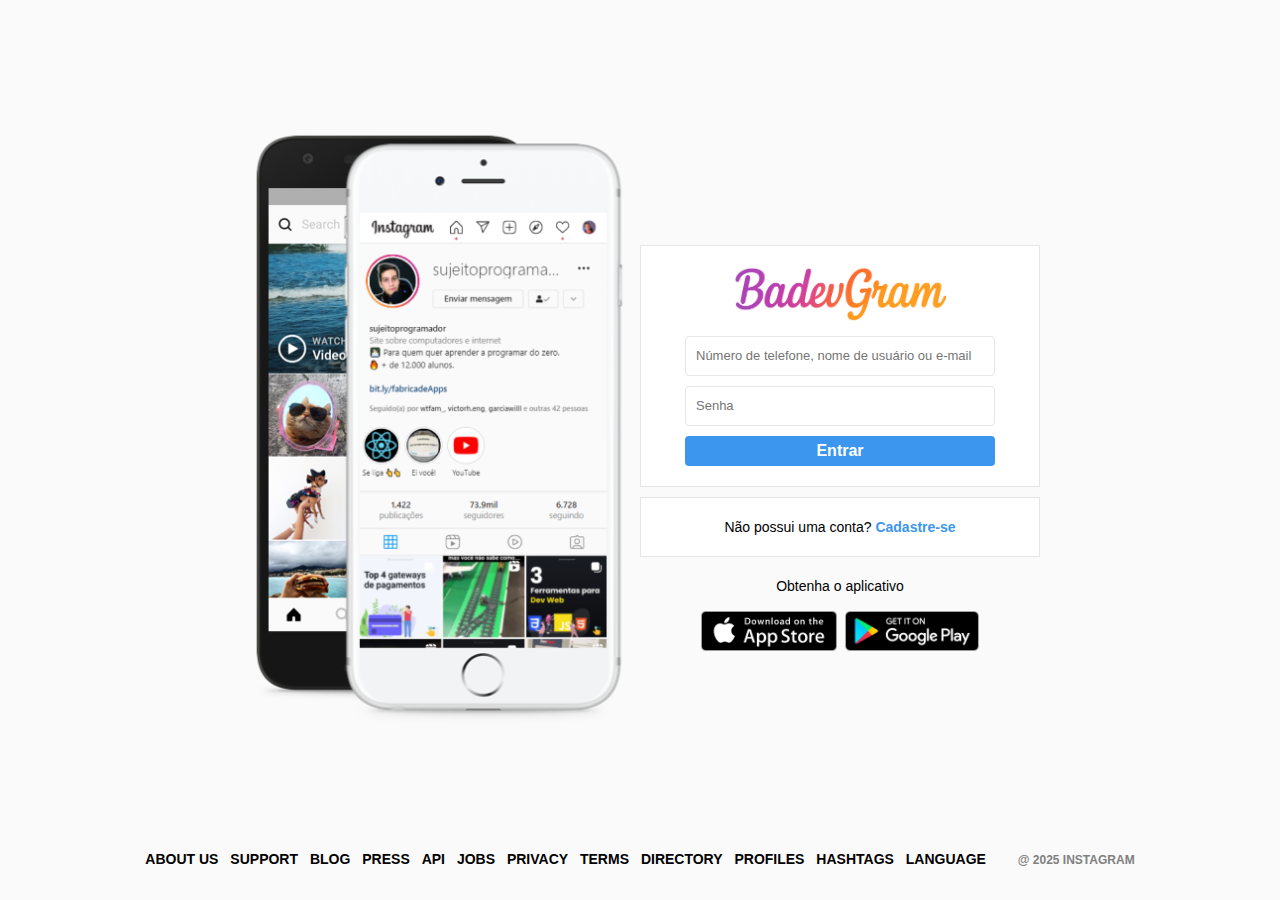
<file: index.html>
<!DOCTYPE html>
<html lang="pt-br">
<head>
    <meta charset="UTF-8">
    <meta name="viewport" content="width=device-width, initial-scale=1.0">
    <link rel="stylesheet" href="mediaquerie.css">
    <link rel="stylesheet" href="style.css">
    <title>BadevGram</title>
</head>
<body>

    <div id="wrapper">

        <div id="container">
            <div class="colum left">
                <div class="main"></div>
            </div>

            <div class="colum rigth">
                <div class="login">
                    <div class="logo">
                        <img class="logo-img" src="assets/BadevGran.png" alt="Logo do instagram">
                    </div>
                

                    <form>
                        <input type="text" placeholder="Número de telefone, nome de usuário ou e-mail" required nome="username">
                        <input type="password" placeholder="Senha" required nome="password">
                        <input type="submit" value="Entrar">
                    </form>
                </div>  
                
                <div class="infobox">
                    <p>Não possui uma conta? <a href="signup.html">Cadastre-se</a></p>
                </div>

                <div class="get-app">
                    <p>Obtenha o aplicativo</p>
                    <div class="app-links">
                        <a href="#"><img src="assets/appstore.png" alt="App Store"></a>
                        <a href="#"><img src="assets/googleplay.png" alt="Play Store"></a>
                    </div>

                </div>

            </div>
        </div>

        <footer>
            <div class="footer">
                <a href="#">About us</a>
                <a href="#">Support</a>
                <a href="#">Blog</a>
                <a href="#">Press</a>
                <a href="#">API</a>
                <a href="#">Jobs</a>
                <a href="#">Privacy</a>
                <a href="#">Terms</a>
                <a href="#">Directory</a>
                <a href="#">Profiles</a>
                <a href="#">Hashtags</a>
                <a href="#">Language</a>
                <div class="text">@ 2025 Instagram</div>
            </div>
        </footer>

    </div>
    
</body>
</html>
</file>
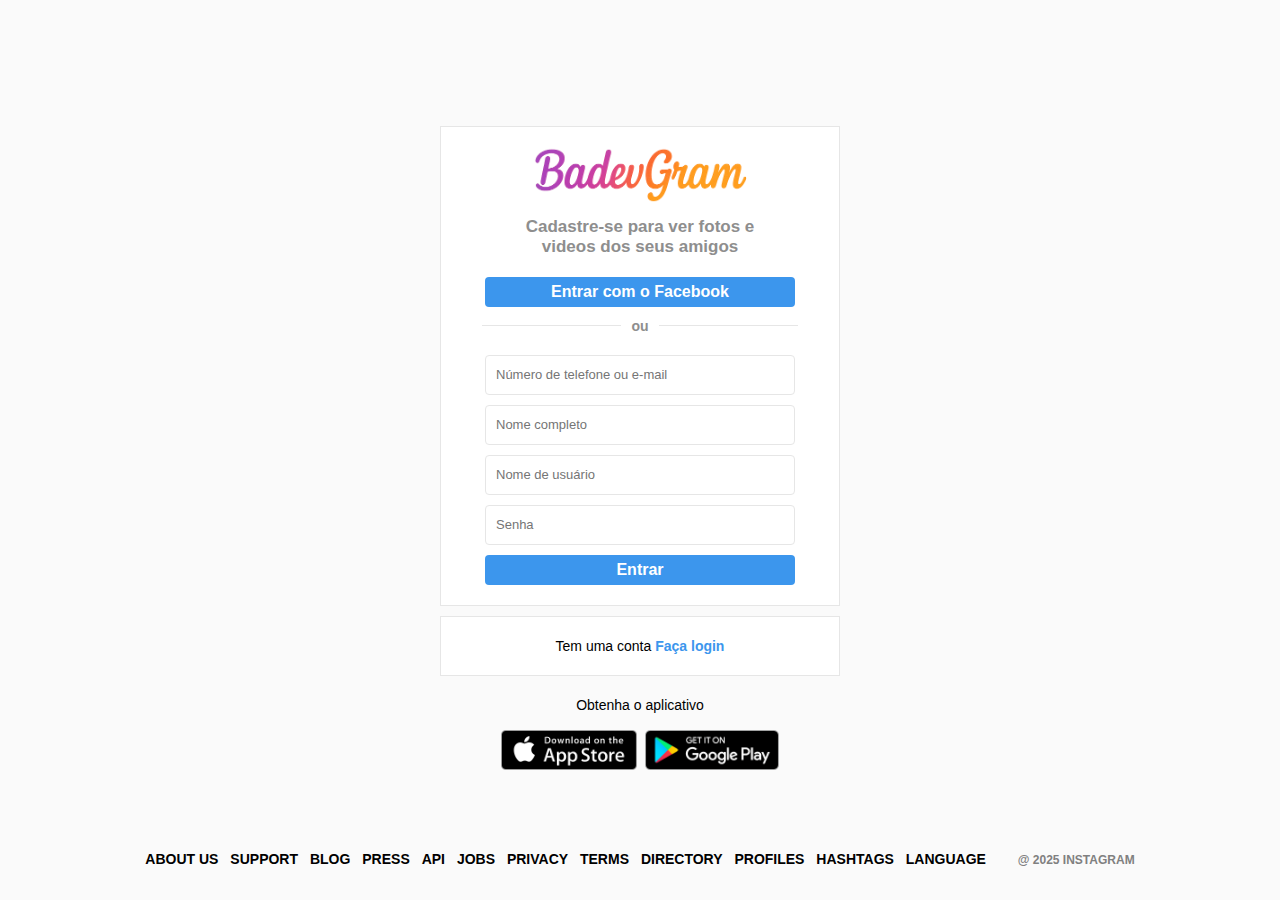
<file: signup.html>
<!DOCTYPE html>
<html lang="pt-br">
<head>
    <meta charset="UTF-8">
    <meta name="viewport" content="width=device-width, initial-scale=1.0">
    <link rel="stylesheet" href="mediaquerie.css">
    <link rel="stylesheet" href="style.css">
    <title>Cadastro BadevGram</title>
</head>
<body>

    <div id="wrapper">

        <div id="container-signup">


            <div class="column">
                <div class="login">
                    <div class="logo">
                        <img class="logo-img" src="assets/BadevGran.png" alt="Logo do instagram">
                    </div>

                    <div class="message">
                        <span>Cadastre-se para ver fotos e videos dos seus amigos</span>
                    </div>

                    <button class="cta-button">
                        <span>Entrar com o Facebook</span>
                    </button>

                    <div class="divisor">
                        <div class="line"></div>
                        <div class="divisor-tag">ou</div>
                        <div class="line"></div>
                    </div>
                

                    <form>
                        <input type="text" placeholder="Número de telefone ou e-mail" required nome="email">
                        <input type="text" placeholder="Nome completo" required nome="name">
                        <input type="text" placeholder="Nome de usuário" required nome="username">
                        <input type="password" placeholder="Senha" required nome="password">
                        <input type="submit" value="Entrar">
                    </form>
                </div>  
                
                <div class="infobox">
                    <p>Tem uma conta <a href="index.html">Faça login</a></p>
                </div>

                <div class="get-app">
                    <p>Obtenha o aplicativo</p>
                    <div class="app-links">
                        <a href="https://apps.apple.com/br/app/instagram/id389801252"><img src="assets/appstore.png" alt="App Store"></a>
                        <a href="https://play.google.com/store/apps/details?id=com.instagram.android&hl=pt_BR"><img src="assets/googleplay.png" alt="Play Store"></a>
                    </div>

                </div>

            </div>
        </div>

        <footer>
            <div class="footer">
                <a href="#">About us</a>
                <a href="#">Support</a>
                <a href="#">Blog</a>
                <a href="#">Press</a>
                <a href="#">API</a>
                <a href="#">Jobs</a>
                <a href="#">Privacy</a>
                <a href="#">Terms</a>
                <a href="#">Directory</a>
                <a href="#">Profiles</a>
                <a href="#">Hashtags</a>
                <a href="#">Language</a>
                <div class="text">@ 2025 Instagram</div>
            </div>
        </footer>

    </div>
    
</body>
</html>
</file>
<file: mediaquerie.css>
@media (max-width: 850px){
    .left {
        display: none;
    }

    #container {
        width: 70% !important;
    }

    .right {
        padding-left: 0;
    }
}

@media (max-width: 560px){
    #container {
        width: 98% !important;
        padding: 0 20px;
    }

    .column {
        width: 90% !important;
        margin-left: 14.5px;
    }

    input[type="text"], input [type="password"], input [type="submit"] {
        width: 80%;
        margin-bottom: 10px;
    }
}
</file>
<file: style.css>
* {
    box-sizing: border-box;
    margin: 0;
    padding: 0;
}

a {
    text-decoration: none;
    color: var(--button-primary);
}

body {

    --background:var(--color-background, #FAFAFA);
    --white: #FFFFFF;
    --black: #000000;
    --button-primary: #3c96ed;
    --boder-primary: #e6e6e6;


    background: var(--background);
    height: 100%;
    width: 100%;
    margin: 0;
    padding: 0;
    font-family: Arial, Helvetica, sans-serif;
    font-size: 14px;
    line-height: 18px;
}

#wrapper {
    height: 100vh;
}

#container {
    margin: 0 auto;
    min-height: 100%;
    width: 800px;
    display: flex;
    align-items: center;
}

.colum {
    flex-grow: 1;
    width: 50%;
}

.left {
    background-image: url(assets/main-foto.png);
    background-size: 450px;
    background-repeat: no-repeat;
    background-position: center;
    height: 600px;
    margin-bottom: 50px;
}

.right {
    padding-left: 20px;
    border: 2px solid black;
}

.login {
  background-color: var(--white);
  border: 1px solid var(--boder-primary);
  text-align: center;
  padding: 20px 0;
}

.logo-img {
    width: 230px;
}

form {
    display: flex;
    flex-direction: column;
    align-items: center;
    justify-content: center;
}

input[type="password"], input[type="text"] {
    background-color: var(--white);
    border: 1px solid var(--boder-primary);
    height: 40px;
    border-radius: 4px;
    margin-top: 10px;
    padding: 10px;
    width: 310px;
    font-size: 13px;
}

input[type= "password"]:focus, input[type="text"]:focus {
    border-color: #98c3ec;
    outline: none;
}

input[type="submit"] {
    width: 310px;
    margin-top: 10px;
    height: 30px;
    border: 0;
    background-color: var(--button-primary);
    border-radius: 4px;
    color: var(--white);
    font-size: 16px;
    font-weight: bold;
    cursor: pointer;
}

.infobox {
    background-color: var(--white);
    height: 60px;
    border: 1px solid var(--boder-primary);
    margin: 10px auto 0;
    
    display: flex;
    align-items: center;
    justify-content: center;
}

.infobox p {
    user-select: none;
}

.infobox p a {
    font-weight: bold;
    user-select: none;
}

.get-app {
    margin-top: 20px;
    text-align: center;
}

.app-links {
    margin-top: 16px;
}

.app-links img {
    height: 40px;
    padding: 0 2px ;
}

.footer {
    text-align: center;
    height: 50px;
    margin-top: -50px;
}

.footer a {
    color:  var(--black);
    text-transform: uppercase;
    font-weight: bold;
    margin-right: 8px;
}

.text {
    font-size: 12px;
    font-weight: bold;
    color: #808080;
    text-transform: uppercase;
    padding-left: 20px;
    display: inline-block;
}

/* PAGINA SIGNUP */
#container-signup {
    margin: 0 auto;
    min-height: 100%;
    width: 400px;
    display: flex;
    align-items: center;
}

.message {
    margin: 10px 70px;
}

.message span {
    font-size: 17px;
    color: #8e8e8e;
    font-weight: bold;
    line-height: 20px;
}

.cta-button {
    width: 310px;
    height: 30px;
    border: 0;
    background-color: #3c96ed;
    border-radius: 4px;
    color: var(--white);
    font-size: 16px;
    font-weight: bold;
    cursor: pointer;
    margin-top: 10px;
}

.divisor {
    display: flex;
    align-items: center;
    justify-content: center;
    margin: 10px 0;
}

.line {
    height: 1px;
    background-color: var(--boder-primary);
    width: 35%;
}

.divisor-tag {
    margin: 0 10px;
    color: #8e8e8e;
    font-weight: bold;
    user-select: none;
}
</file>
